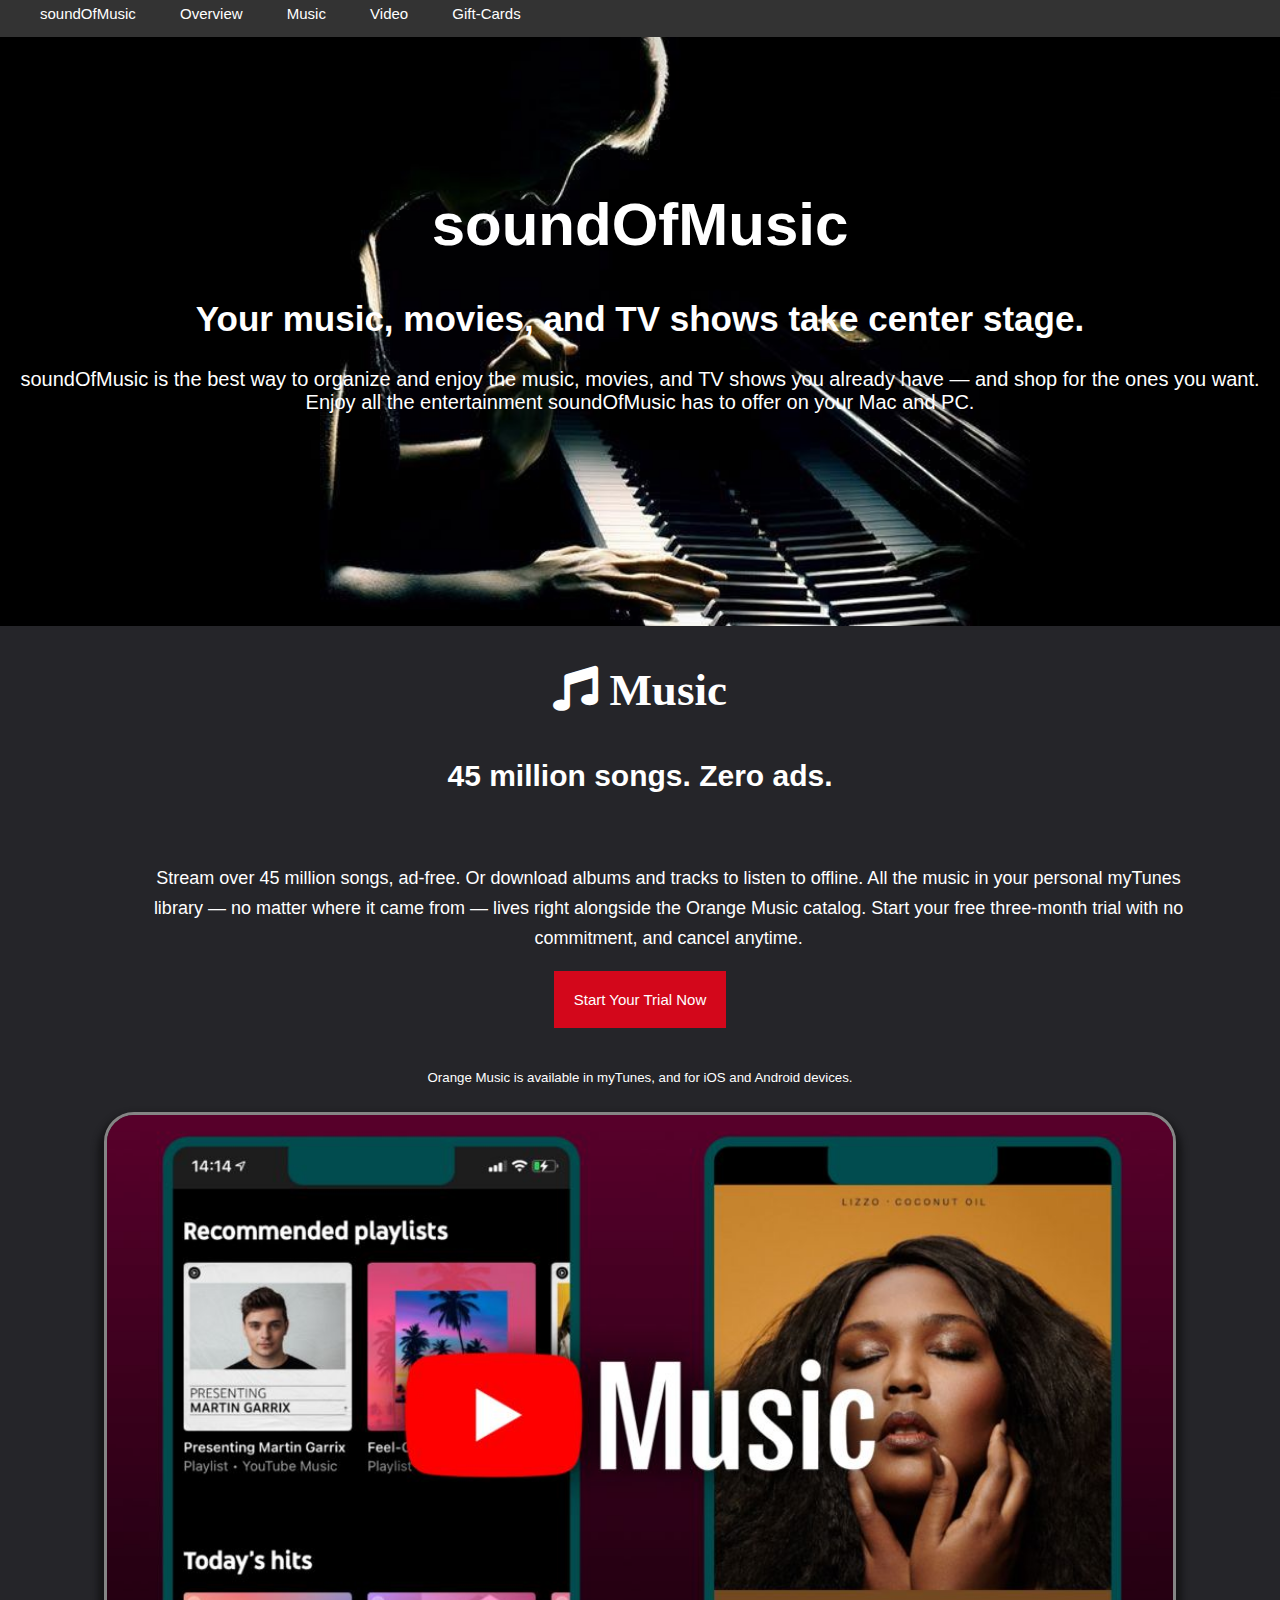
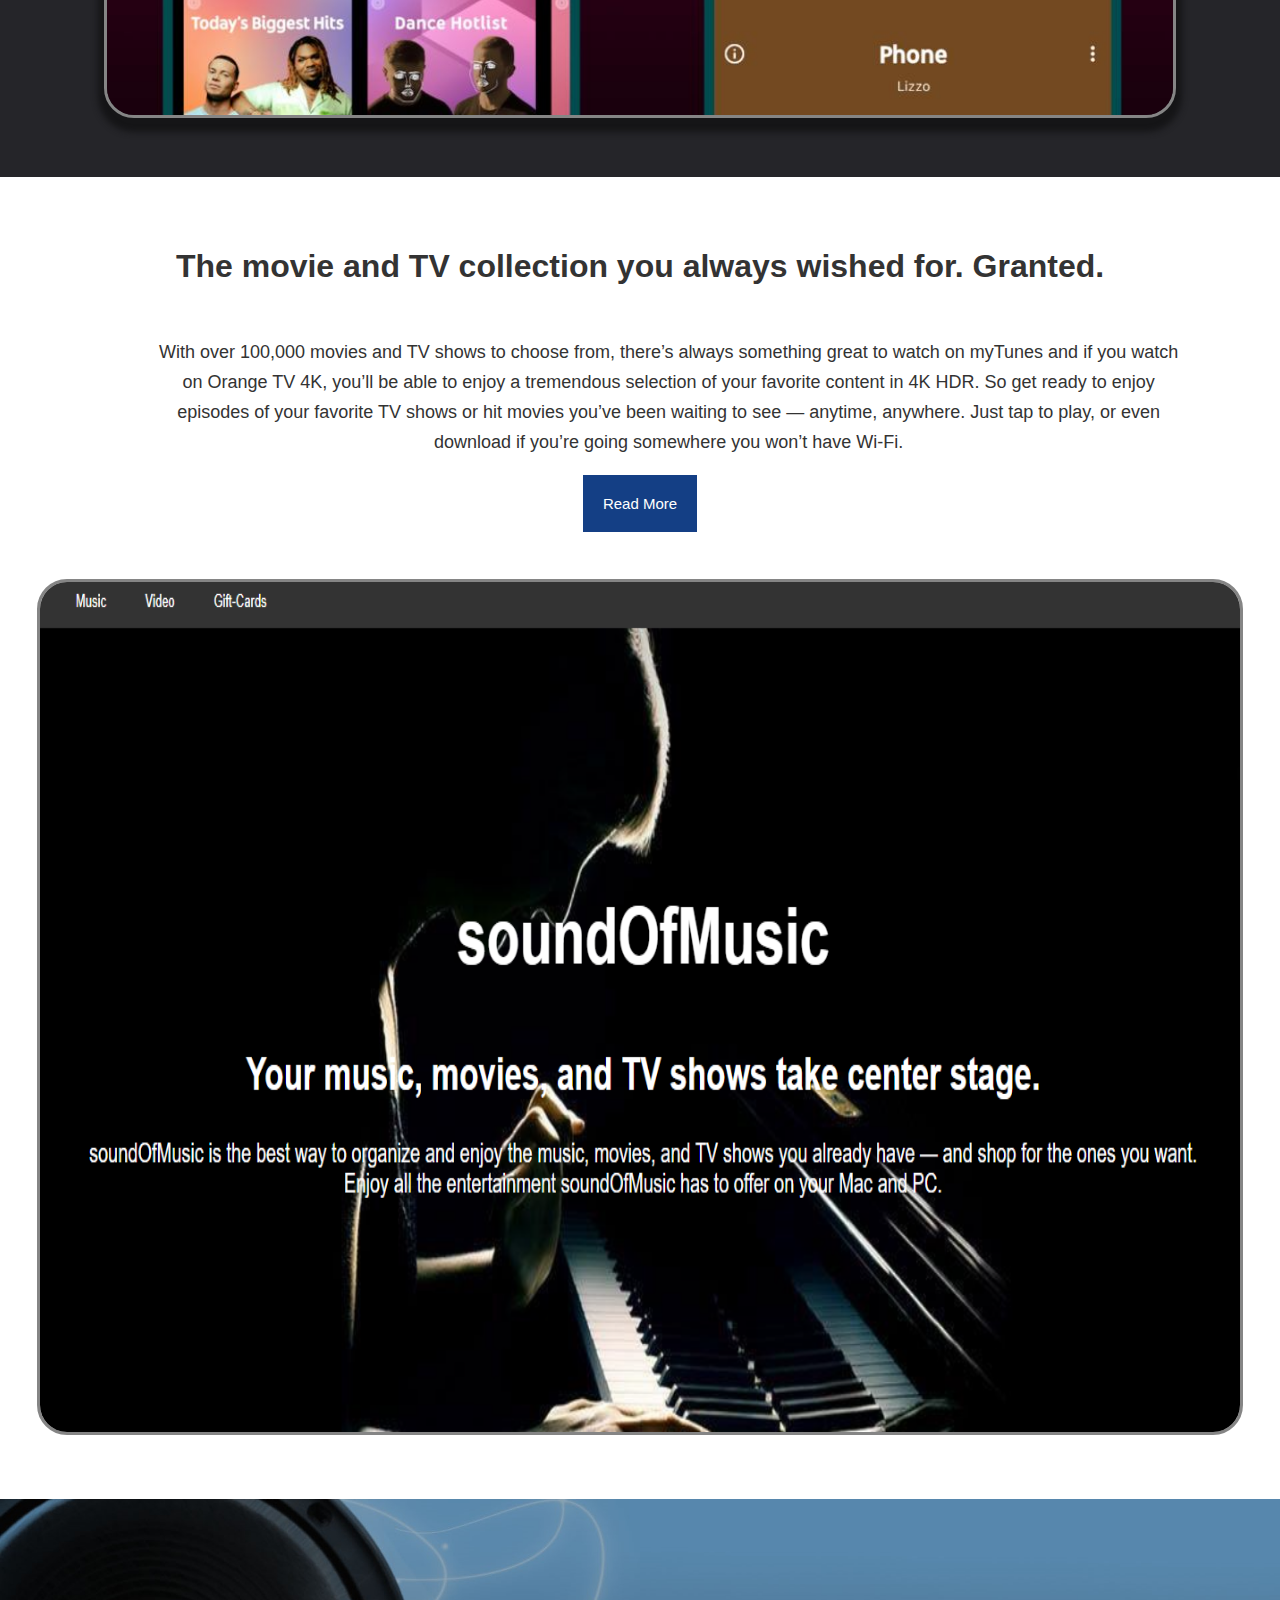
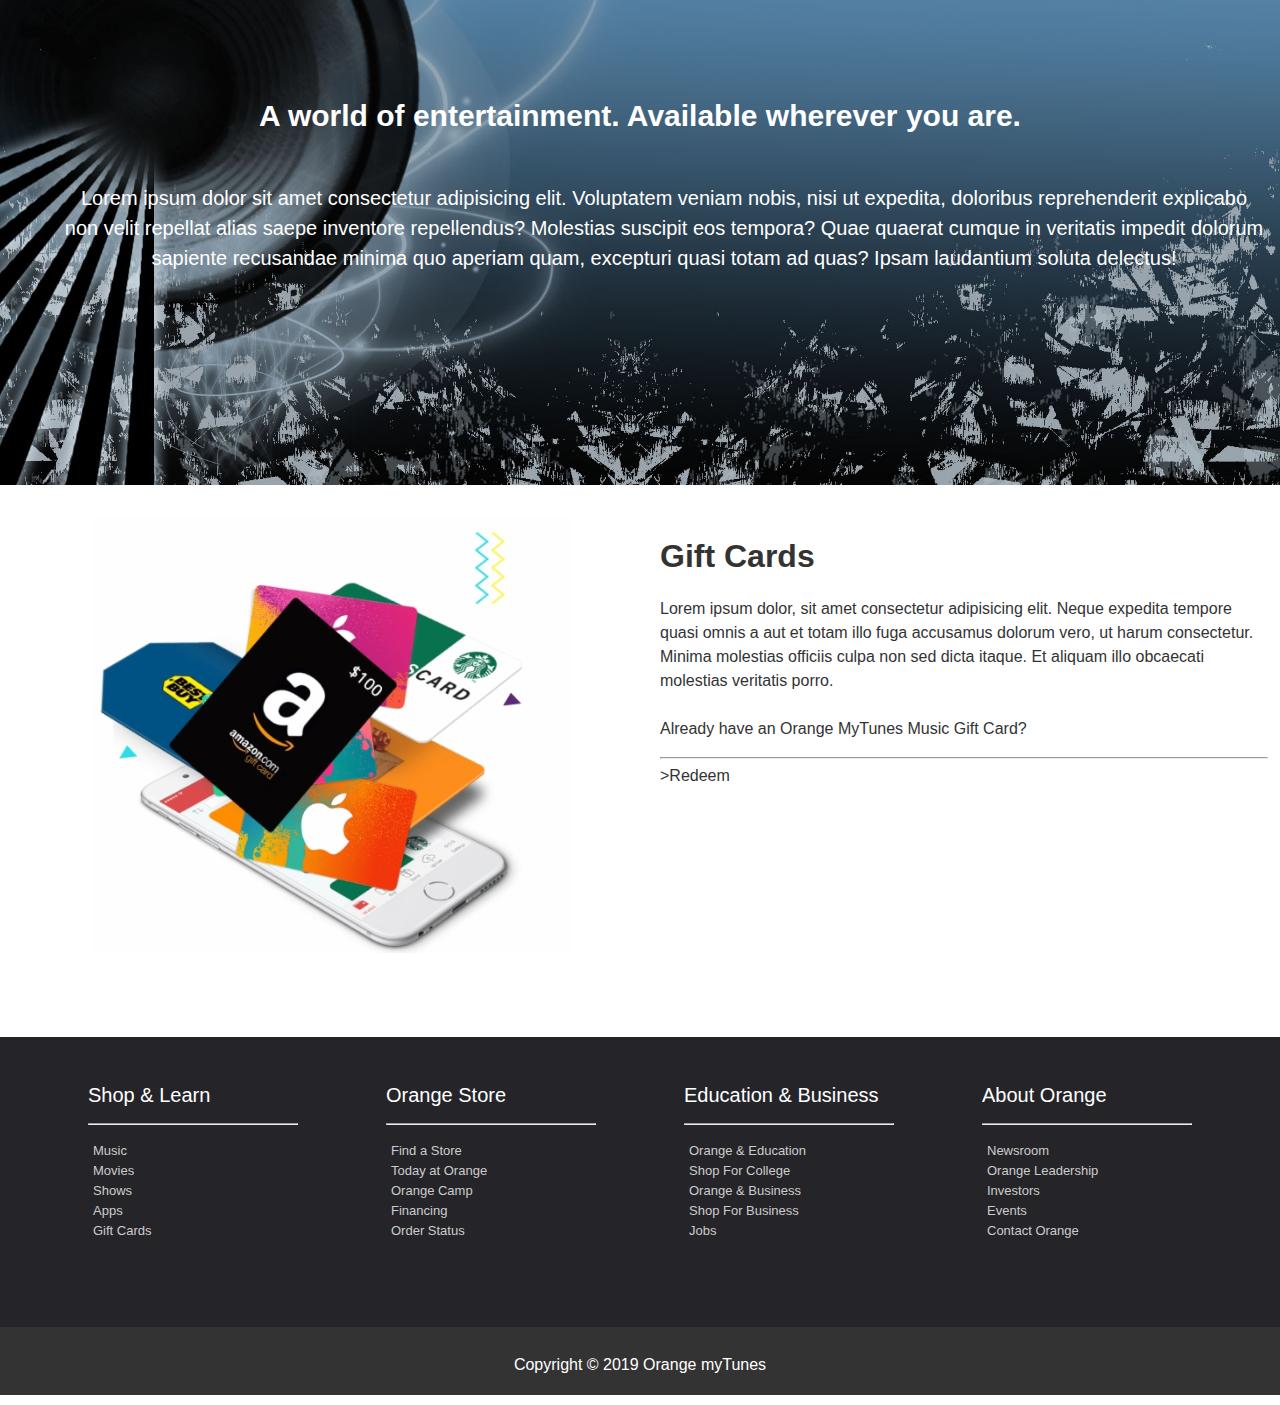
<file: assets/index.html>
<!DOCTYPE html>
<html lang="en">
<head>
    <meta charset="UTF-8">
    <meta http-equiv="X-UA-Compatible" content="IE=edge">
    <meta name="viewport" content="width=device-width, initial-scale=1.0">
    <link rel="stylesheet" type="text/css" href="../assets/css/main.css">
    <link rel="stylesheet" type="text/css" href="../assets/css/fontawesome/css/all.css">
    <link rel="stylesheet" type="text/css" href="../assets/css/fontawesome/css/brands.css">
    <title>soundOfMusic||Stream your favourite songs</title>
</head>
<body>
    <header>
    <div class="navbar">
        <ul>
            <a href="">soundOfMusic</a>
            <a href="">Overview</a>
            <a href="">Music</a>
            <a href="">Video</a>
            <a href="">Gift-Cards</a>
        </ul>
    </div>
    </header>
    <section id="main">
        <div>
            <h1>soundOfMusic</h1>
            <h2>Your music, movies, and TV shows take center stage.</h2>
            <p>soundOfMusic is the best way to organize and enjoy the music,
                movies, and TV shows you already have — and shop for the 
                ones you want. <br> Enjoy all the entertainment soundOfMusic has 
                to offer on your Mac and PC.
            </p>    
        </div>
    </section>
    <section id="secondmain">
        <div>
            <i class="fa fa fa-music"> Music</i>
            <h1>45 million songs. Zero ads.</h1>
            <p>Stream over 45 million songs, ad-free. Or download albums and tracks to listen to offline. All the music in your personal myTunes 
                library — no matter where it came from — lives right alongside the Orange Music catalog. Start your free three-month trial with no 
                commitment, and cancel anytime.</p>
            <a href="#secondmain"><button>Start Your Trial Now</button></a>     
            <h5>Orange Music is available in myTunes, and for iOS and Android devices.</h5> 
            <img src="../assets/img/phones.png">
        </div>
    </section>
    <section id="thirdmain">
        <div>
            <h1>The movie and TV collection you always wished for. Granted.</h1>
            <P>With over 100,000 movies and TV shows to choose from, there’s always
                something great to watch on myTunes and if you watch on Orange TV 4K, 
                you’ll be able to enjoy a tremendous selection of your favorite content 
                in 4K HDR. So get ready to enjoy episodes of your favorite TV shows or 
                hit movies you’ve been waiting to see — anytime, anywhere. Just tap to 
                play, or even download if you’re going somewhere you won’t have Wi-Fi.
            </P>
            <a href="#"><button>Read More</button></a>  
        </div>   
        <div>
            <img src="../assets/img/Screenshot.png">
        </div>
    </section>
    <section id="fourthmain">
        <div>
            <h1>A world of entertainment. Available wherever you are.</h1>
            <p>Lorem ipsum dolor sit amet consectetur adipisicing elit. 
                Voluptatem veniam nobis, nisi ut expedita, doloribus 
                reprehenderit explicabo non velit repellat alias saepe
                inventore repellendus? Molestias suscipit eos tempora? 
                Quae quaerat cumque in veritatis impedit dolorum sapiente 
                recusandae minima quo aperiam quam, excepturi quasi totam 
                ad quas? Ipsam laudantium soluta delectus!</p>
        </div>
    </section>
    <section id="fifthmain">
        <div>
            <img src="../assets/img/gift.png">
        </div>
        <div class="gift">
            <h1>Gift Cards</h1>
            <p>
                Lorem ipsum dolor, sit amet consectetur adipisicing elit. 
                Neque expedita tempore quasi omnis a aut et totam illo fuga 
                accusamus dolorum vero, ut harum consectetur. Minima molestias 
                officiis culpa non sed dicta itaque. Et aliquam illo obcaecati 
                molestias veritatis porro.
                <br>
                <br>
                Already have an Orange MyTunes Music Gift Card?
            </p>
            <hr>
            <a href="#">>Redeem</a>
        </div>
    </section>
    <footer>
        <div class="firstfooter">
            <div class="shop">
                <h2>Shop & Learn</h2>
                <hr>
                <ul>
                    <li><a href="#">Music</a></li>
                    <li><a href="#">Movies</a></li>
                    <li><a href="#">Shows</a></li>
                    <li><a href="#">Apps</a></li>
                    <li><a href="#">Gift Cards</a></li>    
                </ul>
            </div>
            <div class="orange">
                <h2>Orange Store</h2>
                <hr>
                <ul>
                    <li><a href="#">Find a Store</a></li>
                    <li><a href="#">Today at Orange</a></li>
                    <li><a href="#">Orange Camp</a></li>
                    <li><a href="#">Financing</a></li>
                    <li><a href="#">Order Status</a></li>    
                </ul>
            </div>
            <div class="shop">
                <h2>Education & Business</h2>
                <hr>
                <ul>
                    <li><a href="#">Orange & Education</a></li>
                    <li><a href="#">Shop For College</a></li>
                    <li><a href="#">Orange & Business</a></li>
                    <li><a href="#">Shop For Business</a></li>
                    <li><a href="#">Jobs</a></li>    
                </ul>
            </div>
            <div class="shop">
                <h2>About Orange</h2>
                <hr>
                <ul>
                    <li><a href="#">Newsroom</a></li>
                    <li><a href="#">Orange Leadership</a></li>
                    <li><a href="#">Investors</a></li>
                    <li><a href="#">Events</a></li>
                    <li><a href="#">Contact Orange</a></li>    
                </ul>
            </div>    
        </div>
        <div class="copy">
            <p>Copyright © 2019 Orange myTunes</p>
        </div>
    </footer>
</body>
</html>
</file>
<file: assets/css/main.css>
/* @import url("https://fonts.googleapis.com/css?family=Anton|Gugi|Lato|Roboto|Sofia&display=swap"); */

body{
    font-family : Arial, Helvetica, sans-serif;
    padding     : 0px;
    margin      : 0px;
}
div.navbar a{
    text-decoration: none;
    list-style     : none;
    color          : #ffffff;
}
.navbar{
    display         : flex;
    word-spacing    : 40px;
    background-color: #333333;
    font-size       : 15px;
    padding-left    : 0px;
    position        : fixed;
    width           : 100%;

}
button{
    border-style    : none;
}
section#main{
    background-image : url("../img/musical1.jpg");
    background-repeat: no-repeat;
    background-size  : cover;
    padding-bottom   : 15%;
    margin-top       : -50px;
    color            : #ffffff;
    text-align       : center;
}
section#main h1{
    font-size        : 60px;
    padding-top      : 200px;
}
section#main h2{
    font-size        : 35px;
}
section#main p{
    font-size        : 20px;
}
section#secondmain {
    background-color : #252529;
    color            : #ffffff;
    text-align       : center;
    padding-top      : 40px;
    padding-bottom   : 55px;
}
section#secondmain div i{
    font-size        : 45px;
}
section#secondmain div h1{
    font-size        : 30px;
    padding-top      : 27px;
    padding-bottom   : 20px;
}
section#secondmain div p{
    font-size        : 18px;
    width            : 1030px;
    text-align       : center;
    padding-left     : 12%;
    padding-top      : 30px;
    line-height      : 30px;
}
section#secondmain button{
    color           : white;
    background-color: #D3071B;
    padding         : 20px;
    font-size       : 15px;
}
section#secondmain button:hover{
    background-color :#D3071B;
    transition       : 1s all;
}
section#secondmain div h5{
    padding-bottom   : 5px;
    padding-top      : 20px;
    font-weight      : lighter
}
section#secondmain div img{
    border-radius : 30px;
    border-color  : #858585;
    border-style  : solid;
    height        : 600px;
    box-shadow    : 0 8px 6px 6px #151517;
}
section#thirdmain{
    color      : #333333;
    text-align : center;   
    padding-top: 50px;
}
section#thirdmain div h1{
    font-size  : 32px;
}
section#thirdmain div p{
    font-size   : 18px;
    width       : 1030px;
    text-align  : center;
    padding-left: 12%;
    padding-top : 30px;
    line-height : 30px;
}
section#thirdmain button{
    color           : white;
    background-color: #143F85;
    padding         : 20px;
    font-size       : 15px;
}
section#thirdmain div img{
    border-radius: 30px;
    border-color : #858585;
    border-style : solid;
    height       : 850px;
    margin-top   : 47px;
    width        : 1200px;
}
section#fourthmain{
    background-image : url("../img/livee.jpg");
    background-repeat: no-repeat;
    background-size  : cover;
    padding-bottom   : 15%;
    color            : #ffffff;
    text-align       : center;
    margin-top       : 60px;
}
section#fourthmain h1{
    font-size        : 30px;
    padding-top      : 200px;
}
section#fourthmain p{
    font-size   : 20px;
    width       : 60em;
    padding-top : 30px;
    line-height : 30px;
    padding-left: 5%;
}
section#fifthmain{
    display         : flex;
    justify-content : space-around;
    background-color: #ffffff;
    color           : #333333;
    margin-top      : 2em;
    margin-bottom   : 5em;
}
section#fifthmain img{
    width       : 30em;
    padding-left: 5em;
}
section#fifthmain div.gift{
    width       : 38em;
    margin-left : 4em;
}
section#fifthmain div p{
    line-height : 1.5em;
}
section#fifthmain div a{
    text-decoration: none;
    color          : #333333;
}
footer .firstfooter{
    display         : flex;
    justify-content : space-evenly;
    background-color: #252529;
    color           : #ffffff;
    padding-top     : 30px;
    padding-bottom  : 70px;
}
footer .firstfooter h2{
    font-size       : 20px;
    font-weight     : lighter;
}
footer .firstfooter a{
    text-decoration : none;
    color           : #cccccc;
    font-size       : 13px;
    line-height     : 20px;
}
footer .firstfooter li{
    list-style  : none;
}
footer .firstfooter hr{
    width       : 13em;
    color       : #cccccc;
}
footer .firstfooter ul{
    padding-left: 5px;
}
footer .copy {
    background-color: #333333;
    text-align      : center;
    padding-top     : 13px;
    padding-bottom  : 5px;
    color           : #ffffff;
}

@media only screen and (max-width:768px){
    .navbar{
        word-spacing: 10px;
        font-size   : 10px;
    }
    section#main{
        padding-bottom: 15%;
        margin-top    : -25px;
        padding-bottom: 70px;
    }
    section#main h1{
        font-size  : 30px;
        padding-top: 70px;
    }
    section#main h2{
        font-size  : 15px;
    }
    section#main p{
        font-size  : 8px;
    }
    section#secondmain {
        padding-top   : 20px;
        padding-bottom: 25px;
    }
    section#secondmain div i{
        font-size     : 20px;
    }
    section#secondmain div h1{
        font-size     : 15px;
        padding-top   : 3px;
        padding-bottom: 3px;
    }
    section#secondmain div p{
        font-size   : 12px;
        width       : 300px;
        padding-left: 3%;
        padding-top : 3px;
        line-height : 15px;
    }
    section#secondmain button{
        padding  : 10px;
        font-size: 10px;
    }
    section#secondmain div h5{
        padding-bottom: 5px;
        padding-top   : 10px;
        font-size     : 10px;
    }
    section#secondmain div img{
        border-radius : 30px;
        border-style  : solid;
        height        : 150px;
    }
    section#thirdmain{
        padding-top   : 29px;
    }
    section#thirdmain div h1{
        font-size     : 22px;
    }
    section#thirdmain div p{
        font-size   : 10px;
        width       : 300px;
        padding-left: 2%;
        padding-top : 10px;
        line-height : 15px;
    }
    section#thirdmain button{
        padding  : 10px;
        font-size: 10px;
    }
    section#thirdmain div img{
        border-radius: 30px;
        height       : 220px;
        margin-top   : 35px;
        width        : 280px;
    }
    section#fourthmain{
        padding-bottom: 5%;
        margin-top    : 29px;
    }
    section#fourthmain h1{
        font-size     : 18px;
        padding-top   : 50px;
    }
    section#fourthmain p{
        font-size  : 10px;
        width      : 300px;
        padding-top: 5px;
        line-height: 10px;
    }
    section#fifthmain{
        display      : table-row;
        margin-bottom: 8em;
        text-align   : center;
    }
    section#fifthmain img{
        width       : 15em;
        padding-left: 2em;
    }
    section#fifthmain div.gift h1{
        font-size    : 16px;
        margin-bottom: -10px;
    }
    section#fifthmain div.gift{
        width      : 18em;
        margin-left: 1em;
    }
    section#fifthmain div p{
        line-height: 1.5em;
        font-size  : 10px;
    }
    section#fifthmain div a{
        font-size  : 10px;
    }
    footer .firstfooter hr{
        width        : 30px;
        margin-bottom: -18px;
    }
    footer .firstfooter{
        flex          : 1;
        display       : flex;
        flex-direction: column;
        flex-basis    : 100%;
        text-align    : center;
        padding-bottom: 20px;
        margin-top    : 20px;
    }
    footer .firstfooter h2{
        font-size     : 14px;
        margin-bottom : -8px;
    }
    footer .firstfooter a{
        font-size     : 10px;
        line-height   : 0px;
    }
    footer .copy {
        padding-top   : 7px;
        padding-bottom: 2px;
        font-size     : 10px;
 }
</file>
<file: assets/css/fontawesome/css/brands.css>
/*!
 * Font Awesome Free 5.12.0 by @fontawesome - https://fontawesome.com
 * License - https://fontawesome.com/license/free (Icons: CC BY 4.0, Fonts: SIL OFL 1.1, Code: MIT License)
 */
@font-face {
  font-family: 'Font Awesome 5 Brands';
  font-style: normal;
  font-weight: normal;
  font-display: auto;
  src: url("../webfonts/fa-brands-400.eot");
  src: url("../webfonts/fa-brands-400.eot?#iefix") format("embedded-opentype"), url("../webfonts/fa-brands-400.woff2") format("woff2"), url("../webfonts/fa-brands-400.woff") format("woff"), url("../webfonts/fa-brands-400.ttf") format("truetype"), url("../webfonts/fa-brands-400.svg#fontawesome") format("svg"); }

.fab {
  font-family: 'Font Awesome 5 Brands'; }
</file>
